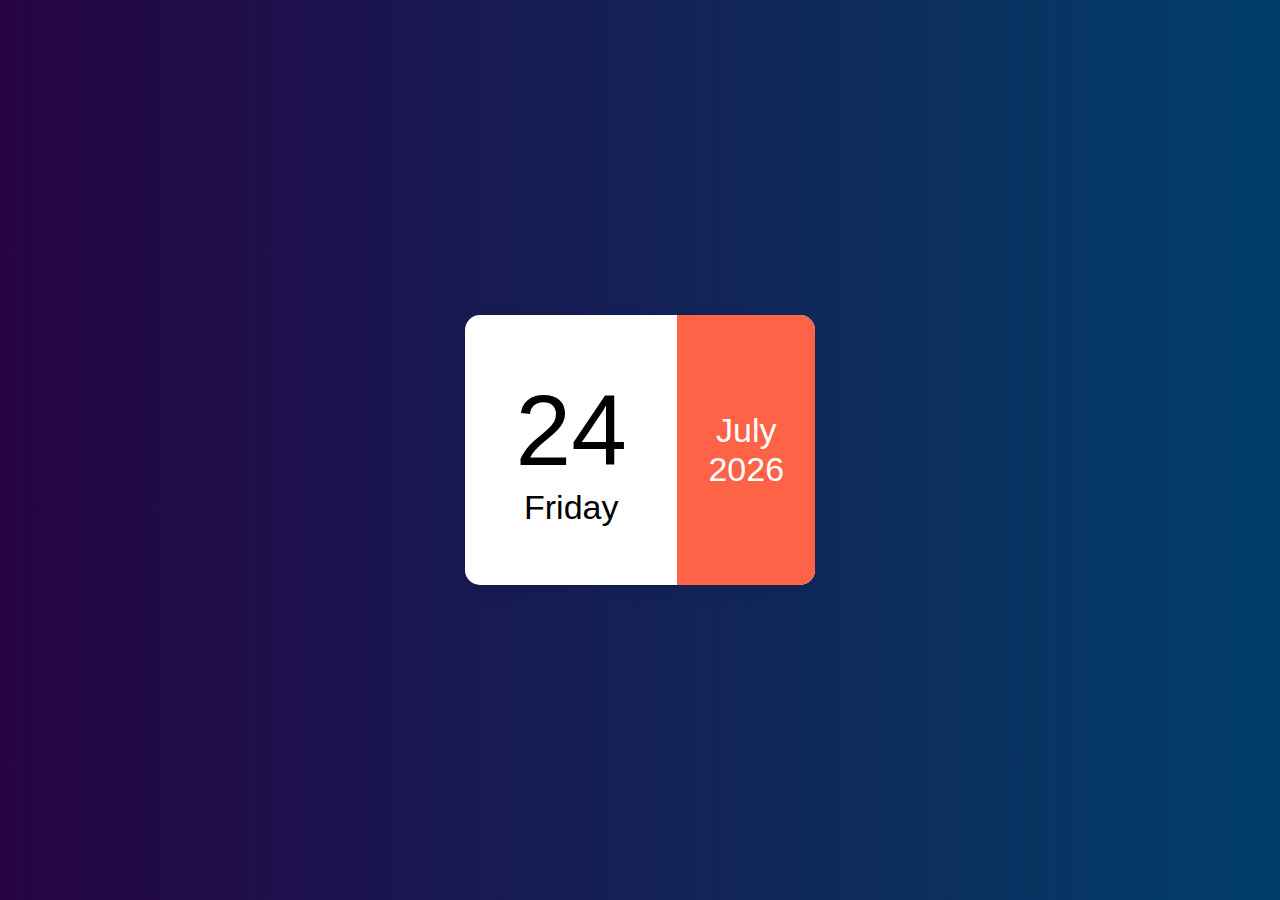
<file: Calender/index.html>
<!DOCTYPE html>
<html lang="en">
<head>
	<meta charset="UTF-8">
	<meta name="viewport" content="width=device-width, initial-scale=1.0">
	<title>Mini calender</title>
	<link rel="stylesheet" href="style.css">
</head>
<body>
	
	<div class="hero">
		<div class="calender">
			<div class="left">
				<p class="date">25</p>
				<p class="day">Monday</p>
			</div>
			<div class="right">
				<p class="month">January</p>
				<p class="year">2021</p>
			</div>
		</div>
	</div>

	<script src="main.js"></script>
</body>
</html>
</file>
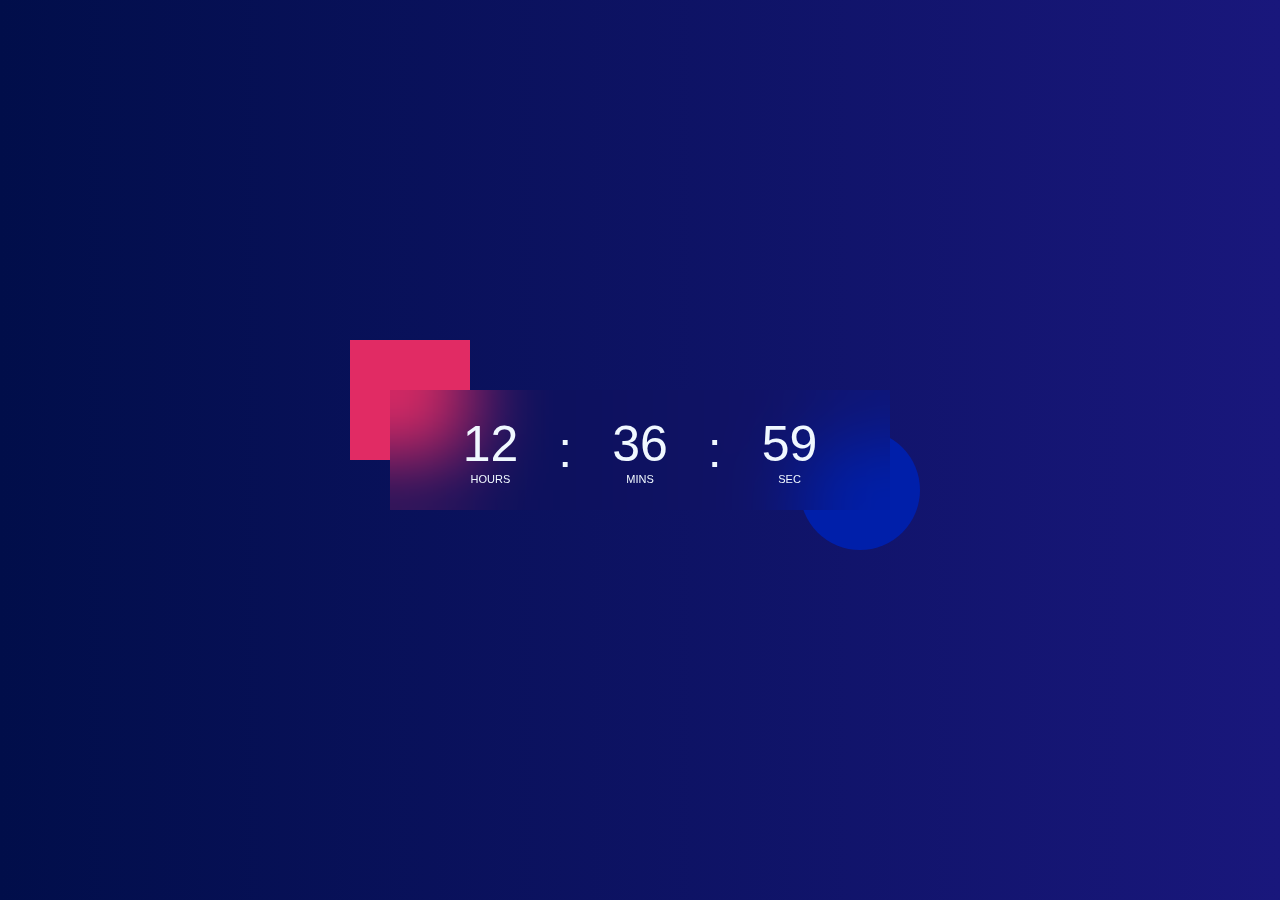
<file: Clock/index.html>
<!DOCTYPE html>
<html lang="en">
<head>
	<meta charset="UTF-8">
	<meta name="viewport" content="width=device-width, initial-scale=1.0">
	<title>Document</title>
	<link rel="stylesheet" href="style.css">
</head>
<body>
	<header>
		<div class="head">
			
			<div class="clock">
				<div >
					<p class="hour"> 12 </p>
					<p class="hr">HOURS</p>
				</div>
				
				<div >:</div>
				
				<div >
					<p class="min"> 36 </p>
					<p class="mn">MINS</p>
				</div>
				
				<div >:</div>
				
				<div>
					<p class="sec"> 59 </p>
					<p class="sc">SEC</p>
				</div>
				
			</div>
		</div>
	</header>
	<script src="main.js"></script>
</body>
</html>
</file>
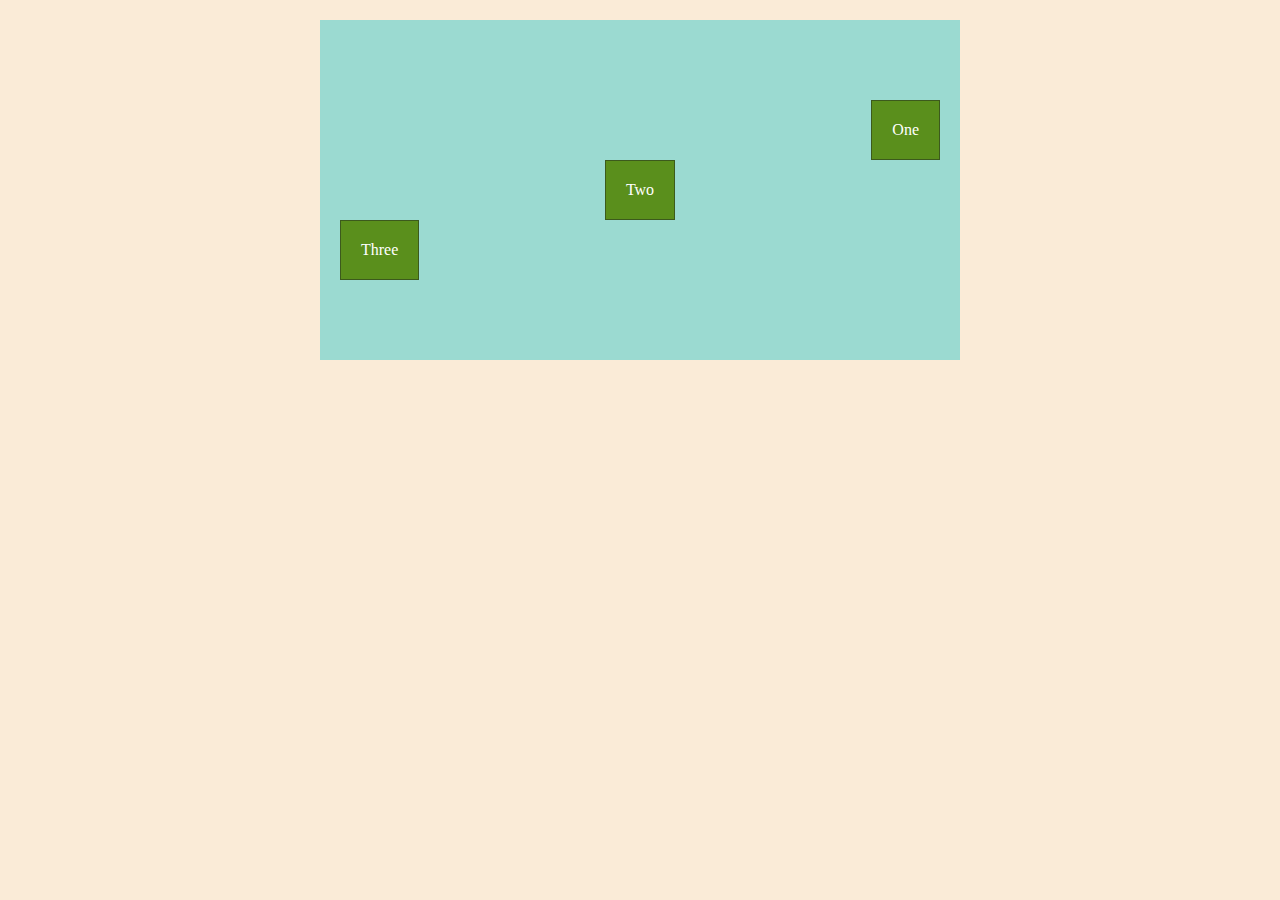
<file: flex/index.html>
<!DOCTYPE html>
<html lang="en">
<head>
	<meta charset="UTF-8">
	<meta name="viewport" content="width=device-width, initial-scale=1.0">
	<title>Document</title>
	<link rel="stylesheet" href="style.css">
</head>
<body>
	<div class="flex">
		<div>One</div>
		<div>Two</div>
		<div>Three</div>
	</div>
</body>
</html>
</file>
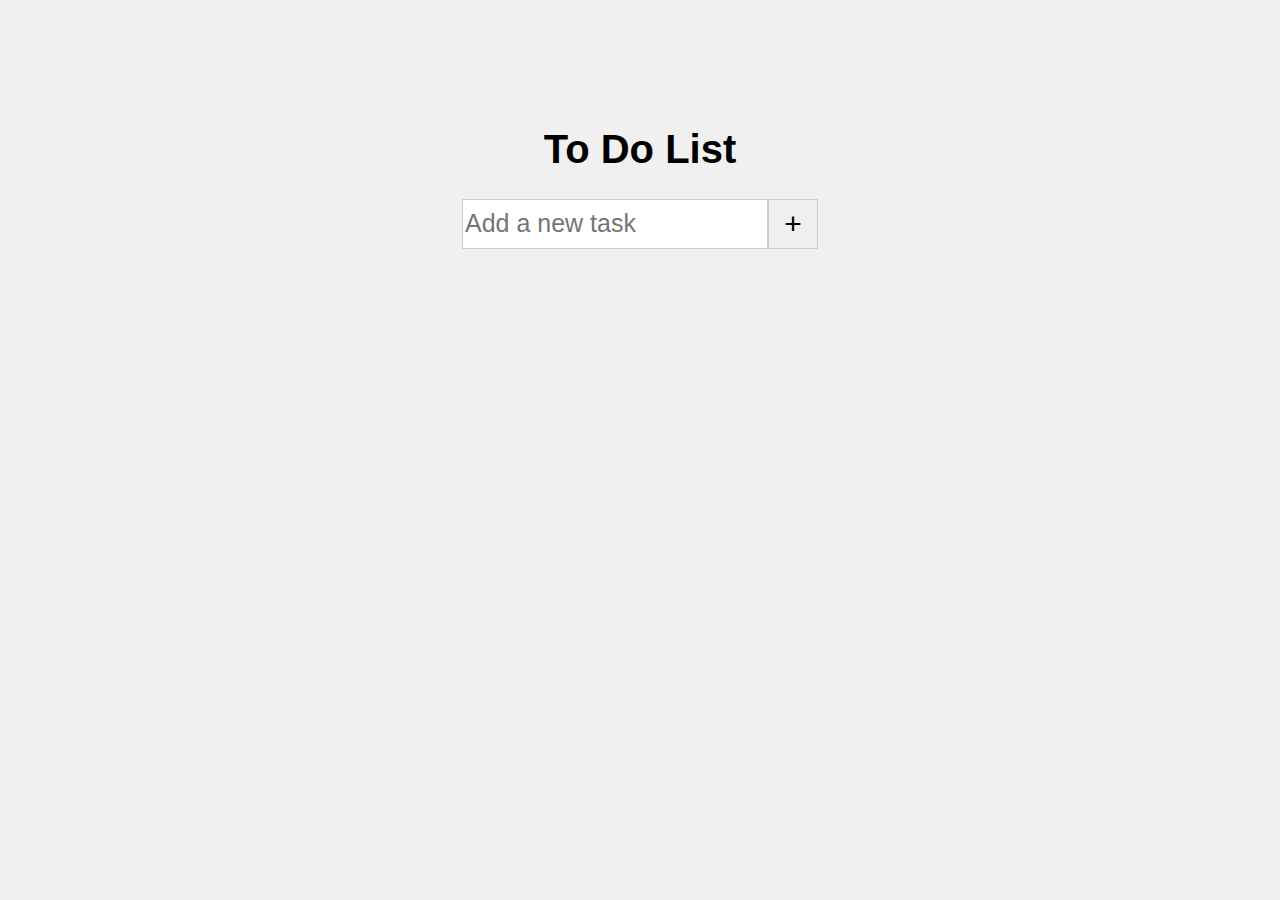
<file: toDolist/index.html>
<!DOCTYPE html>
<html lang="en">
<head>
	<meta charset="UTF-8">
	<meta name="viewport" content="width=device-width, initial-scale=1.0">
	<title>To Do List</title>
	<link rel="stylesheet" href="style.css">
</head>
<body>
	<header>
		<h1>To Do List</h1>
		<div class="container">
			<div class="input">
				<input id= "inputField" type="text" placeholder="Add a new task">
				<button id="addToDo">+</button>
			</div>
			<div id="toDoContainer">
			</div>
		</div>
	</header>
		
	<script src		="main.js"></script>
</body>
</html>
</file>
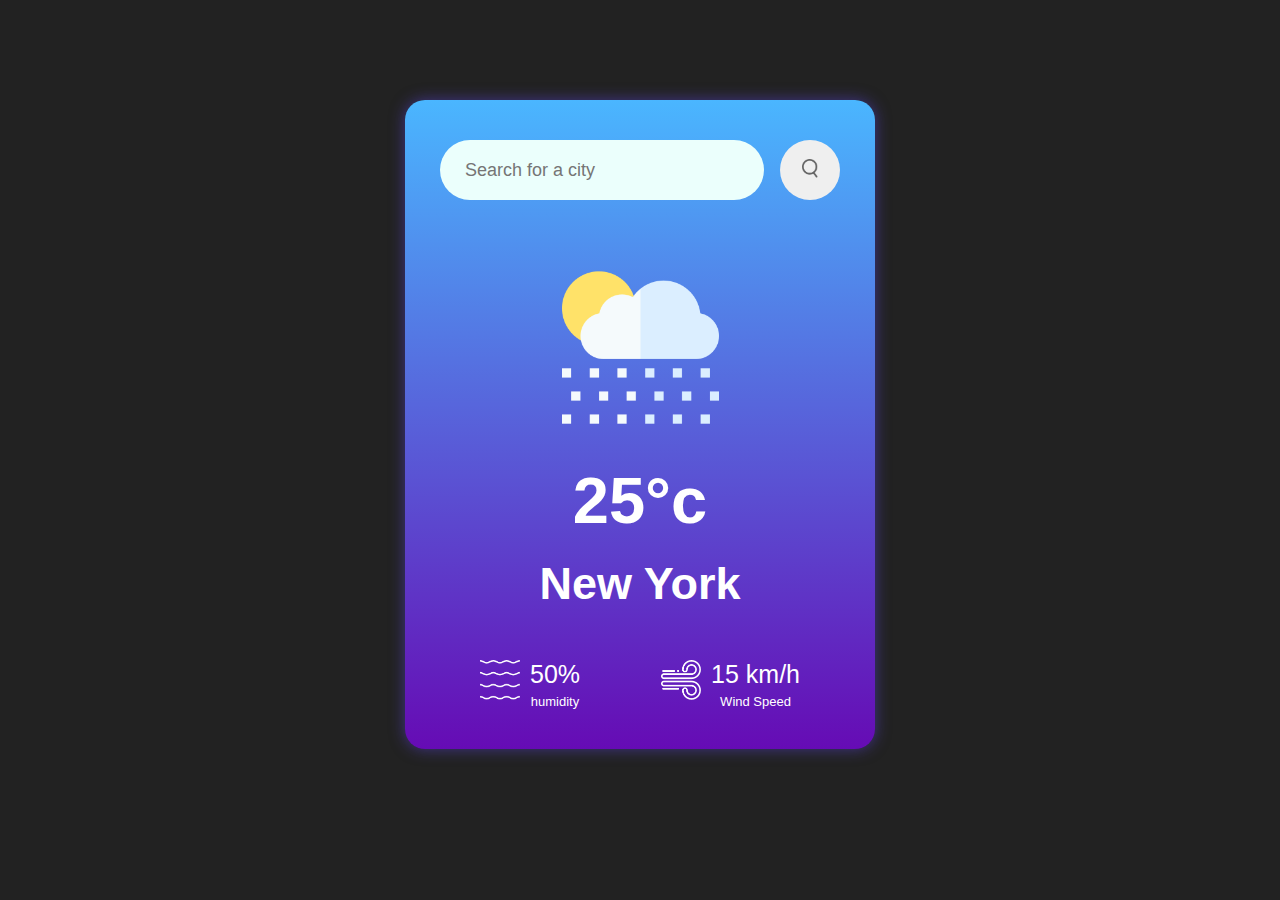
<file: Weather/index.html>
<!DOCTYPE html>
<html lang="en">
<head>
	<meta charset="UTF-8">
	<meta name="viewport" content="width=device-width, initial-scale=1.0">
	<title> Weather </title>
	<link rel="stylesheet" href="style.css">
</head>
<body>
	<div class="card">
		<div class="search">
			<input type="text" placeholder="Search for a city" id="search">
			<button><img src="images/search.png" alt="search" id="searchIcon"></button>
		</div>
		<div>
			<img src="images/rain.png" alt="weather" id="weatherIcon">
			<h1 class="temp"> 25°c </h1>
			<h2 class="city">New York</h2>
			<div class="details">
				<div class="col">
					<img src="images/humidity.png" >
					<div>
						<p class="humidity">50%</p>
						<p>humidity</p>
					</div>
				</div>
				<div class="col">
					<img src="images/wind.png" >
					<div>
						<p class="wind">15 km/h</p>
						<p>Wind Speed</p>
					</div>
				</div>
			</div>
		</div>
	</div>
	<script src="main.js"></script>
</body>
</html>
</file>
<file: Calender/style.css>
* {
	margin: 0;
	padding: 0;
	font-family: 'Poppins', sans-serif;
	box-sizing: border-box;
}

.hero {
	width: 100%;
	min-height: 100vh;
	background: linear-gradient(to right, rgb(38, 3, 68), rgb(1, 63, 105));
	display: flex;
	align-items: center;
	justify-content: center;
}

.calender {
	width: 350px;
	height: 270px;
	display: flex;
	background: #fff;
	box-shadow: 0 5px 15px rgba(0, 0, 0, 0.1);
	border-radius: 15px;
}
.calender div {
	flex-grow: 1;
	display: flex;
	flex-direction: column;
	justify-content: center;
	align-items: center;
	font-size: 34px;
}

.left {
	flex-basis: 43%;

}
.right {
	border-radius: 0 15px 15px 0;
	background-color: rgb(254, 98, 71);
	color: #fff;
}

.date {
	font-size: 100px;

}
</file>
<file: Clock/style.css>
* {
	margin:0;
	padding:0;
	font-family: 'Poppins', sans-serif;
	box-sizing: border-box;
}

header {
	width: 100%;
	min-height: 100vh;
	background: linear-gradient(to right, rgb(1, 14, 74), rgb(25, 23, 124));
	display: flex;
	align-items: center;
	justify-content: center;
}
.head {
	
	width: 500px;
	height: 120px;
	position: relative;
	background-color: #98171704;
	border-radius: 10px;
	z-index: 2;
}
.head::before {
	content: '';
	position: absolute;
	width: 120px;
	height: 120px;
	background: #e12b64;
	background-size: cover;
	background-position: center;
	left: -40px;
	top: -50px;
	z-index: -1;
}

.head::after {
	content: '';
	position: absolute;
	width: 120px;
	height: 120px;
	background: #001faa;
	border-radius: 50%;
	right: -30px;
	bottom: -40px;
	z-index: -1;
}

.clock {
	width: 500px;
	height: 120px;
	display: flex;
	align-items: center;
	justify-content: center;
	backdrop-filter: blur(40px);

}
.clock div {
	padding: 0px 20px;
	color: aliceblue;
	font-size: 50px;
	display: flex;
	flex-direction: column;
	align-items: center;
	
}

.hr, .mn , .sc {
	font-size: 11px;
}
</file>
<file: flex/style.css>
/*
	Flexible Box Layout Module
	For Parent
		1. display
		2. flex-direction => row default (row, row-reverse, column, column-reverse)
		3. flex-wrap  => nowrap default (nowrap, wrap, wrap-reverse)
		4. flex-flow  => shorthand for flex-direction and flex-wrap
		5. justify-content => only works when flex-direction is row

		6. align-items => only works when flex-direction is row or row-reverse and flex-wrap is nowrap or wrap or wrap-reverse

		7. align-content => only works when flex-wrap is wrap or wrap-reverse and flex-direction is row or row-reverse
	For Child
		1. order => 0 default how your flex item will be ordered
		2. flex-grow  => 0 default how your flex item will grow compare to other flex items
		3. flex-shrink => 1 default how your flex item will shrink compare to other flex items
		4. flex-basis => auto default how your flex item will be sized
		5. flex => shorthand for flex-grow, flex-shrink and flex-basis
		6. align-self => auto default how your flex item will be aligned
*/

* {
	margin: 0;
	padding: 0;
}

body {
	background-color: antiquewhite;
	box-sizing: border-box;
}

.flex {
	background-color: #9bdad1;
	width: 600px;
	height: 300px;
	padding: 20px;
	display: flex;
	margin: 20px auto;
	flex-direction: column;
	justify-content: center;
	align-items: flex-start;
	flex-wrap: wrap;
}

.flex div {
	background-color: #5a8f1c;
	color: white;
	padding: 20px;
	text-align: center;
	border: 1px solid #3c5a1c;
	
}

.flex :nth-of-type(1) {
	align-self: flex-end;
}
.flex :nth-of-type(2) {
	align-self: center;
}
.flex :nth-of-type(3) {
	display: flex;
	justify-content: flex-end;
	align-items: center;
}
</file>
<file: toDolist/style.css>
html, body {
	margin: 0;
	padding: 0;
	font-family: Arial, sans-serif;
	background-color: #f0f0f0;
	display:flex;
	justify-content: center;
}

header {
	/* border: 1px solid #ccc; */
	width: 400px;
	height: 400px;
	padding: 100px 0;
	/* text-align: center; */
}
header h1 {
	text-align: center;
	font-size: 40px;
}
header .input {
	display: flex;
	justify-content: center;
}

header .button {
	background-color: #fff;
	color: #89cfb4;
	border: 1px solid #89cfb4;
	padding: 5px 10px;
	text-decoration: none;
}

#inputField {
	width: 300px;
	height: 46px;
	border: 1px solid #ccc;
	outline: none;
	vertical-align: middle;
	font-size: 25px;
}

#addToDo {
	height: 50px;
	width: 50px;
	border:1px solid #ccc;
	vertical-align: middle;
	font-size: 30px;
}

.paragraph-styling {
	margin: 0;
	cursor: pointer;
	font-size: 20px;
}

#toDoContainer{
	width: 100%;
}
#toDoContainer span {
	background-color: #e2dfdf;
	border-radius: 5px;
	display: flex;
	justify-content: space-between;
	margin-top: 10px;
	margin-left: -20%;
	padding: 0px 20px 0px 30px;
	width: 140%;
	
}
#toDoContainer span span{
	font-size: 20px;
	margin-top: 40px;
	width: 5px;
	height: 20px;
	cursor: pointer;
	
}
#toDoContainer span p {
	font-size: 25px;
	padding: 10px;
	inline-size: 80%;
	overflow-wrap: break-word;
}
</file>
<file: Weather/style.css>
* {
	margin: 0;
	padding: 0;
	font-family: "Expletus Sans", sans-serif;
	box-sizing: border-box;
}

body {
	background-color: #222;
}

.card {
	width: 90%;
	max-width: 470px;
	background-image: linear-gradient(to top, rgba(136, 0, 255, 0.663), rgb(74, 182, 255));
	border-radius: 20px;
	box-shadow: 0 0 15px rgba(95, 72, 240, 0.5);
	margin: 100px auto 0;
	text-align: center;
	padding: 40px 35px;

}
.card .search {
	display: flex;
	border-radius: 30px;
	margin-bottom: 35px;
	
}
.card .search input {
	border: 0;
	outline: 0;
	background: #ebfffc;
	height: 60px;
	border-radius: 30px;
	outline: none;
	padding: 30px 25px;
	margin-right: 16px;
	font-size: 18px;
	flex:1;
}

.card .search button {
	border: 0;
	outline: 0;
	width: 60px;
	height: 60px;
	border-radius: 50%;
	/* background: #ebfffc; */
	cursor: pointer;
}
.card .search button img {
	width: 16px;
	height: auto;
}

.card .temp {
	font-size: 65px;
	font-weight: 700;
	color: #fff;
	margin-bottom: 20px;
	font-family:'Trebuchet MS', 'Lucida Sans Unicode', 'Lucida Grande', 'Lucida Sans', Arial, sans-serif;
}
.card .city {
	font-family:'Trebuchet MS', 'Lucida Sans Unicode', 'Lucida Grande', 'Lucida Sans', Arial, sans-serif;
	font-size: 45px;
	font-weight: 700;
	color: #fff;
	margin-bottom: 50px;
}
.card .details {
	display: flex;
	justify-content: space-between;
	padding: 0 40px;
	font-size: 20px;
	color: #fff;
	font-family:'Trebuchet MS', 'Lucida Sans Unicode', 'Lucida Grande', 'Lucida Sans', Arial, sans-serif;
}

.card .details .col {
	display: inline-flex;
}

.card .details .col div p {
	font-size: 13px;
}
.card .details .col div .wind {
	font-size: 25px;
	padding-bottom: 5px;
	
}
.card .details .col div .humidity {
	font-size: 25px;

	padding-bottom: 5px;
}

.card .details .col img {
	width: 40px;
	height: 40px;
	margin-right: 10px;
}
</file>
